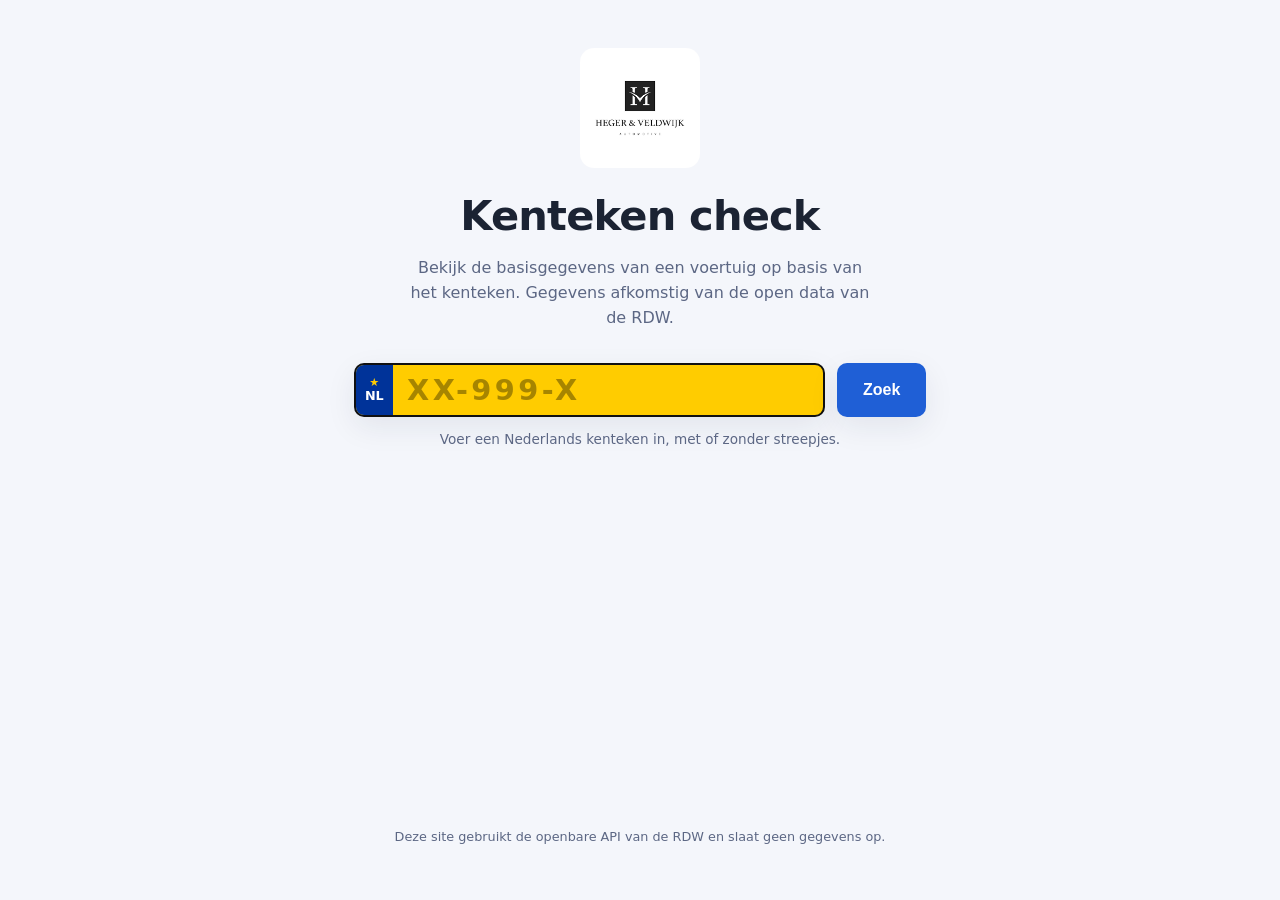
<file: index.html>
<!DOCTYPE html>
<html lang="nl">
<head>
  <meta charset="UTF-8" />
  <meta name="viewport" content="width=device-width, initial-scale=1.0" />
  <title>Kenteken check — RDW voertuiggegevens</title>
  <meta name="description" content="Zoek basisgegevens van een voertuig op kenteken via de open data van de RDW." />
  <link rel="stylesheet" href="styles.css" />
  <link rel="icon" href="data:image/svg+xml,<svg xmlns='http://www.w3.org/2000/svg' viewBox='0 0 100 100'><text y='.9em' font-size='90'>🚗</text></svg>" />
</head>
<body>
  <main class="page">
    <header class="hero">
      <img class="brand-logo" src="assets/logo.png" alt="Heger &amp; Veldwijk Automotive" width="120" height="120" />
      <h1>Kenteken check</h1>
      <p class="subtitle">Bekijk de basisgegevens van een voertuig op basis van het kenteken. Gegevens afkomstig van de open data van de RDW.</p>
    </header>

    <form id="lookup-form" class="lookup" autocomplete="off" novalidate>
      <label class="visually-hidden" for="plate">Kenteken</label>
      <div class="plate-field">
        <span class="plate-flag" aria-hidden="true">
          <span class="plate-flag__stars">★</span>
          <span class="plate-flag__country">NL</span>
        </span>
        <input
          id="plate"
          name="plate"
          type="text"
          inputmode="latin"
          maxlength="8"
          placeholder="XX-999-X"
          aria-describedby="plate-help"
          spellcheck="false"
        />
      </div>
      <button type="submit" id="submit-btn">Zoek</button>
    </form>
    <p id="plate-help" class="help">Voer een Nederlands kenteken in, met of zonder streepjes.</p>

    <section id="status" class="status" aria-live="polite"></section>

    <section id="result" class="result" hidden>
      <div class="result__head">
        <h2 id="result-title"></h2>
        <span id="result-plate" class="result__plate"></span>
      </div>
      <dl id="result-grid" class="grid"></dl>
      <p class="source">Bron: <a id="source-link" href="https://opendata.rdw.nl/" target="_blank" rel="noopener noreferrer">RDW open data</a>. Aan deze gegevens kunnen geen rechten worden ontleend.</p>
    </section>

    <section id="inspection" class="inspection" hidden>
      <h2>Keuring / inname</h2>
      <p class="inspection__intro">Vul de onderstaande punten in. Bij <strong>Download PDF</strong> maak je een rapport met de voertuiggegevens én de ingevulde controle.</p>

      <form id="inspection-form" novalidate>
        <div class="field field--readonly">
          <label for="insp-plate">Kenteken</label>
          <input id="insp-plate" name="plate" type="text" readonly />
        </div>

        <div class="field field--readonly">
          <label for="insp-apk">APK nodig? <span class="field__auto">(automatisch bepaald)</span></label>
          <input id="insp-apk" name="apk" type="text" readonly />
        </div>

        <fieldset class="field">
          <legend>Heeft de auto schade?</legend>
          <div class="radio-group" role="radiogroup">
            <label class="pill"><input type="radio" name="schade" value="Ja" /> Ja</label>
            <label class="pill"><input type="radio" name="schade" value="Nee" checked /> Nee</label>
          </div>
        </fieldset>
        <div class="field conditional" id="schade-detail" hidden>
          <label for="schade-omschrijving">Omschrijving schade</label>
          <textarea id="schade-omschrijving" name="schade_omschrijving" rows="3" placeholder="Beschrijf de schade…"></textarea>
          <label for="schade-fotos" style="margin-top:0.75rem;">Foto's van de schade</label>
          <input id="schade-fotos" name="schade_fotos" type="file" accept="image/*" multiple />
          <div id="schade-foto-preview" class="foto-preview" aria-live="polite"></div>
        </div>

        <fieldset class="field">
          <legend>Heeft de auto velgschade?</legend>
          <div class="radio-group" role="radiogroup">
            <label class="pill"><input type="radio" name="velgschade" value="Ja" /> Ja</label>
            <label class="pill"><input type="radio" name="velgschade" value="Nee" checked /> Nee</label>
          </div>
        </fieldset>
        <div class="field conditional" id="velgschade-detail" hidden>
          <label for="velgschade-omschrijving">Omschrijving velgschade</label>
          <textarea id="velgschade-omschrijving" name="velgschade_omschrijving" rows="3" placeholder="Beschrijf de velgschade…"></textarea>
          <label for="velg-fotos" style="margin-top:0.75rem;">Foto's van de velgschade</label>
          <input id="velg-fotos" name="velg_fotos" type="file" accept="image/*" multiple />
          <div id="velg-foto-preview" class="foto-preview" aria-live="polite"></div>
        </div>

        <fieldset class="field">
          <legend>Moet de auto onderhoud hebben?</legend>
          <div class="radio-group" role="radiogroup">
            <label class="pill"><input type="radio" name="onderhoud" value="Ja" /> Ja</label>
            <label class="pill"><input type="radio" name="onderhoud" value="Nee" checked /> Nee</label>
          </div>
        </fieldset>
        <div class="field conditional" id="onderhoud-detail" hidden>
          <label for="onderhoud-omschrijving">Welk onderhoud is nodig?</label>
          <textarea id="onderhoud-omschrijving" name="onderhoud_omschrijving" rows="3" placeholder="Beschrijf het benodigde onderhoud…"></textarea>
        </div>

        <div class="field field--inline">
          <div>
            <label for="laatste-onderhoud">Wanneer had de auto voor het laatst onderhoud?</label>
            <input id="laatste-onderhoud" name="laatste_onderhoud" type="date" />
          </div>
          <div>
            <label for="km-onderhoud">Kilometerstand bij laatste onderhoud</label>
            <input id="km-onderhoud" name="km_onderhoud" type="number" min="0" step="1000" inputmode="numeric" placeholder="bijv. 45.000" />
          </div>
        </div>

        <fieldset class="field">
          <legend>Zit de laadkabel in de auto?</legend>
          <div class="radio-group" role="radiogroup">
            <label class="pill"><input type="radio" name="laadkabel" value="Ja" /> Ja</label>
            <label class="pill"><input type="radio" name="laadkabel" value="Nee" /> Nee</label>
            <label class="pill"><input type="radio" name="laadkabel" value="N.v.t." checked /> N.v.t.</label>
          </div>
        </fieldset>

        <fieldset class="field">
          <legend>Zit de slotbout in de auto?</legend>
          <div class="radio-group" role="radiogroup">
            <label class="pill"><input type="radio" name="slotbout" value="Ja" /> Ja</label>
            <label class="pill"><input type="radio" name="slotbout" value="Nee" checked /> Nee</label>
          </div>
        </fieldset>

        <fieldset class="field">
          <legend>Werkt de airco?</legend>
          <div class="radio-group" role="radiogroup">
            <label class="pill"><input type="radio" name="airco" value="Ja" checked /> Ja</label>
            <label class="pill"><input type="radio" name="airco" value="Nee" /> Nee</label>
            <label class="pill"><input type="radio" name="airco" value="N.v.t." /> N.v.t.</label>
          </div>
        </fieldset>

        <div class="field field--inline">
          <div>
            <label for="profiel-voor">Profiel voorbanden (mm)</label>
            <input id="profiel-voor" name="profiel_voor" type="number" min="0" max="20" step="0.1" inputmode="decimal" placeholder="bijv. 6.5" />
          </div>
          <div>
            <label for="profiel-achter">Profiel achterbanden (mm)</label>
            <input id="profiel-achter" name="profiel_achter" type="number" min="0" max="20" step="0.1" inputmode="decimal" placeholder="bijv. 5.0" />
          </div>
        </div>

        <div class="field">
          <label for="fotos">Foto's toevoegen</label>
          <input id="fotos" name="fotos" type="file" accept="image/*" multiple />
          <p class="help help--left">Kies foto's uit je galerij of maak een foto. Ze worden aan het PDF-rapport toegevoegd en niet geüpload.</p>
          <div id="foto-preview" class="foto-preview" aria-live="polite"></div>
        </div>

        <div class="inspection__actions">
          <button type="submit" id="pdf-btn">Download PDF</button>
          <span id="pdf-status" class="pdf-status" aria-live="polite"></span>
        </div>
      </form>
    </section>
  </main>

  <footer class="footer">
    <p>Deze site gebruikt de openbare API van de RDW en slaat geen gegevens op.</p>
  </footer>

  <script src="vendor/jspdf.umd.min.js"></script>
  <script src="app.js"></script>
</body>
</html>
</file>
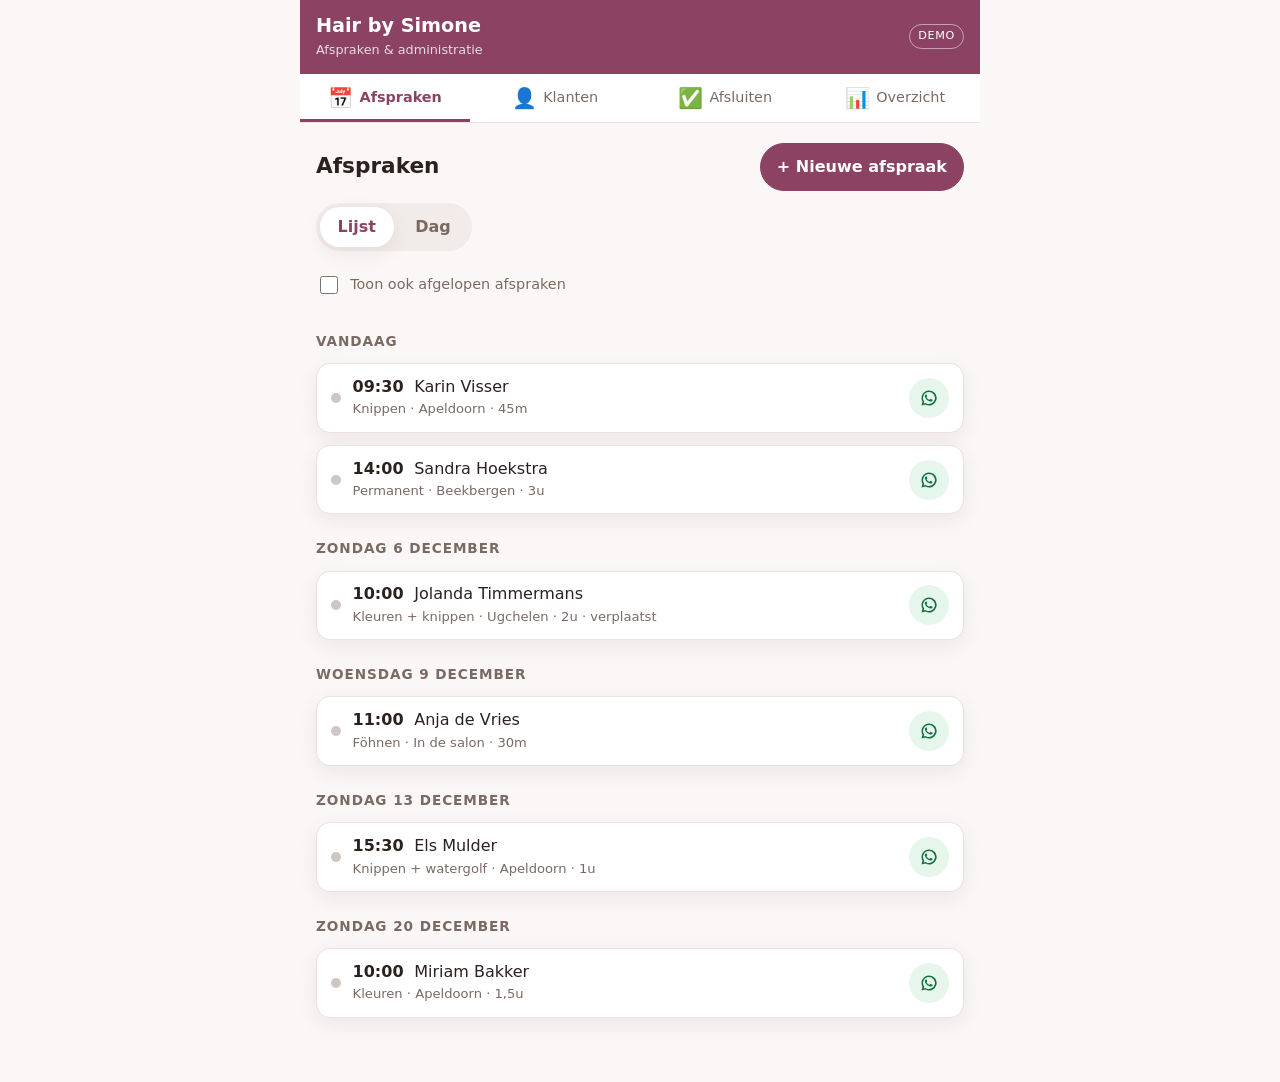
<file: kapsalon/index.html>
<!DOCTYPE html>
<html lang="nl">
<head>
  <meta charset="UTF-8" />
  <meta name="viewport" content="width=device-width, initial-scale=1.0, viewport-fit=cover" />
  <title>Hair by Simone — afspraken</title>
  <meta name="description" content="Afspraken, omzet, stortingen en kilometers voor kapsalon Hair by Simone." />
  <meta name="theme-color" content="#8c4363" />
  <link rel="stylesheet" href="styles.css" />
  <link rel="icon" href="data:image/svg+xml,<svg xmlns='http://www.w3.org/2000/svg' viewBox='0 0 100 100'><text y='.9em' font-size='90'>💇</text></svg>" />
</head>
<body>
  <div class="app">
    <header class="topbar">
      <div>
        <h1>Hair by Simone</h1>
        <p class="topbar__sub">Afspraken &amp; administratie</p>
      </div>
      <span class="topbar__demo" title="Alle gegevens staan alleen in dit browservenster en verdwijnen bij vernieuwen.">Demo</span>
    </header>

    <main id="view" class="view" tabindex="-1"></main>

    <nav class="tabbar" aria-label="Hoofdnavigatie">
      <button type="button" class="tab" data-tab="afspraken">
        <span class="tab__icon" aria-hidden="true">📅</span><span>Afspraken</span>
      </button>
      <button type="button" class="tab" data-tab="klanten">
        <span class="tab__icon" aria-hidden="true">👤</span><span>Klanten</span>
      </button>

      <button type="button" class="tab" data-tab="afsluiting">
        <span class="tab__icon" aria-hidden="true">✅</span><span>Afsluiten</span>
      </button>
      <button type="button" class="tab" data-tab="overzicht">
        <span class="tab__icon" aria-hidden="true">📊</span><span>Overzicht</span>
      </button>
    </nav>
  </div>

  <p id="melding" class="melding" role="status" aria-live="polite" hidden></p>

  <!-- Dialoog: nieuwe klant / klant bewerken -->
  <dialog id="dlg-klant" class="dlg">
    <form id="form-klant" class="dlg__form" novalidate>
      <h2 id="dlg-klant-titel">Nieuwe klant</h2>

      <div class="veld">
        <label for="klant-naam">Naam</label>
        <input id="klant-naam" name="naam" type="text" autocomplete="name" required />
      </div>
      <div class="veld">
        <label for="klant-telefoon">Telefoonnummer</label>
        <input id="klant-telefoon" name="telefoon" type="tel" inputmode="tel" autocomplete="tel" placeholder="06 12 34 56 78" required />
      </div>
      <div class="veld">
        <label for="klant-plaats">Plaats</label>
        <input id="klant-plaats" name="plaats" type="text" placeholder="Apeldoorn" />
      </div>
      <div class="veld">
        <label for="klant-afstand">Afstand retour (km)</label>
        <input id="klant-afstand" name="afstandKm" type="number" inputmode="decimal" min="0" step="0.1" placeholder="12" />
      </div>
      <div class="veld">
        <label for="klant-notitie">Notitie</label>
        <textarea id="klant-notitie" name="notitie" rows="2"></textarea>
      </div>

      <p class="dlg__fout" data-fout hidden></p>
      <div class="dlg__acties">
        <button type="button" class="knop knop--stil" data-sluiten>Annuleren</button>
        <button type="submit" class="knop">Opslaan</button>
      </div>
    </form>
  </dialog>

  <!-- Dialoog: nieuwe afspraak / afspraak bewerken -->
  <dialog id="dlg-afspraak" class="dlg">
    <form id="form-afspraak" class="dlg__form" novalidate>
      <h2 id="dlg-afspraak-titel">Nieuwe afspraak</h2>

      <div class="veld">
        <label for="afspraak-klant">Klant</label>
        <div class="veld__rij">
          <select id="afspraak-klant" name="klantId" required></select>
          <button type="button" class="knop knop--stil knop--klein" id="afspraak-nieuwe-klant">+ Nieuw</button>
        </div>
      </div>
      <div class="veld">
        <label for="afspraak-duur">Duur</label>
        <select id="afspraak-duur" name="duurMin">
          <option value="30">30 minuten</option>
          <option value="45">45 minuten</option>
          <option value="60" selected>1 uur</option>
          <option value="90">1,5 uur</option>
          <option value="120">2 uur</option>
          <option value="180">3 uur</option>
        </select>
      </div>
      <div class="veld">
        <span class="veld__kop">Wanneer?</span>
        <div id="afspraak-tijdkiezer"></div>
      </div>

      <div class="veld">
        <label for="afspraak-behandeling">Behandeling</label>
        <input id="afspraak-behandeling" name="behandeling" type="text" list="behandelingen" placeholder="Knippen + föhnen" />
        <datalist id="behandelingen">
          <option value="Knippen"></option>
          <option value="Knippen + föhnen"></option>
          <option value="Kleuren"></option>
          <option value="Kleuren + knippen"></option>
          <option value="Highlights"></option>
          <option value="Permanent"></option>
          <option value="Watergolf"></option>
          <option value="Föhnen"></option>
        </datalist>
      </div>
      <div class="veld">
        <label for="afspraak-locatie">Locatie</label>
        <div class="veld__rij">
          <input id="afspraak-locatie" name="locatie" type="text" placeholder="Plaats" />
          <button type="button" class="knop knop--stil knop--klein" id="afspraak-salon">Salon</button>
        </div>
      </div>

      <p class="dlg__fout" data-fout hidden></p>
      <div class="dlg__acties">
        <button type="button" class="knop knop--stil" data-sluiten>Annuleren</button>
        <button type="submit" class="knop">Opslaan</button>
      </div>
    </form>
  </dialog>

  <!-- Dialoog: afspraak verplaatsen -->
  <dialog id="dlg-verplaats" class="dlg">
    <form id="form-verplaats" class="dlg__form" novalidate>
      <h2>Afspraak verplaatsen</h2>
      <p class="dlg__context" id="verplaats-context"></p>

      <div id="verplaats-tijdkiezer"></div>
      <p class="waarschuwing waarschuwing--klein" id="verplaats-gevolgen" hidden></p>

      <p class="dlg__fout" data-fout hidden></p>
      <div class="dlg__acties">
        <button type="button" class="knop knop--stil" data-sluiten>Annuleren</button>
        <button type="submit" class="knop">Verplaatsen</button>
      </div>
    </form>
  </dialog>

  <!-- Dialoog: kostenpost toevoegen -->
  <dialog id="dlg-kosten" class="dlg">
    <form id="form-kosten" class="dlg__form" novalidate>
      <h2>Kosten toevoegen</h2>

      <div class="veld veld--duo">
        <div>
          <label for="kosten-bedrag">Bedrag</label>
          <div class="veld__valuta">
            <span aria-hidden="true">€</span>
            <input id="kosten-bedrag" name="bedrag" type="text" inputmode="decimal" placeholder="89,95" required />
          </div>
        </div>
        <div>
          <label for="kosten-datum">Datum</label>
          <input id="kosten-datum" name="datum" type="date" required />
        </div>
      </div>

      <div class="veld">
        <label for="kosten-omschrijving">Waarvoor</label>
        <input id="kosten-omschrijving" name="omschrijving" type="text" list="kostensoorten" required />
        <datalist id="kostensoorten">
          <option value="Haarproducten"></option>
          <option value="Kleurmiddelen"></option>
          <option value="Benzine"></option>
          <option value="Parkeren"></option>
          <option value="Gereedschap"></option>
          <option value="Telefoonabonnement"></option>
          <option value="Verzekering"></option>
        </datalist>
      </div>

      <div class="veld">
        <label for="kosten-bon">Bon</label>
        <input id="kosten-bon" name="bon" type="file" accept="image/*,application/pdf" capture="environment" />
        <p class="hint">Blijft in dit venster staan.</p>
        <div id="kosten-bon-preview" class="bon" hidden></div>
      </div>

      <p class="dlg__fout" data-fout hidden></p>
      <div class="dlg__acties">
        <button type="button" class="knop knop--stil" data-sluiten>Annuleren</button>
        <button type="submit" class="knop">Opslaan</button>
      </div>
    </form>
  </dialog>

  <!-- Dialoog: omzetstorting -->
  <dialog id="dlg-storting" class="dlg">
    <form id="form-storting" class="dlg__form" novalidate>
      <h2>Omzetstorting</h2>
      <div class="veld veld--duo">
        <div>
          <label for="storting-bedrag">Bedrag</label>
          <div class="veld__valuta">
            <span aria-hidden="true">€</span>
            <input id="storting-bedrag" name="bedrag" type="text" inputmode="decimal" placeholder="120,00" required />
          </div>
        </div>
        <div>
          <label for="storting-datum">Datum</label>
          <input id="storting-datum" name="datum" type="date" required />
        </div>
      </div>
      <p class="dlg__fout" data-fout hidden></p>
      <div class="dlg__acties">
        <button type="button" class="knop knop--stil" data-sluiten>Annuleren</button>
        <button type="submit" class="knop">Opslaan</button>
      </div>
    </form>
  </dialog>

  <!-- Dialoog: de afspraak zelf — omzet, betaling en vervolgafspraak -->
  <dialog id="dlg-detail" class="dlg">
    <form id="form-detail" class="dlg__form" novalidate>
      <h2 id="detail-titel">Afspraak</h2>
      <p class="dlg__context" id="detail-context"></p>
      <p id="detail-contact" class="detail__contact"></p>

      <div class="veld">
        <label for="detail-bedrag">Bedrag</label>
        <div class="veld__valuta">
          <span aria-hidden="true">€</span>
          <input id="detail-bedrag" name="bedrag" type="text" inputmode="decimal" placeholder="45,00" />
        </div>
      </div>

      <div class="veld">
        <span class="veld__kop" id="detail-betaling-kop">Betaling</span>
        <div class="keuzerij" id="detail-betaling" role="radiogroup" aria-labelledby="detail-betaling-kop">
          <button type="button" class="keuzeknop" data-betaling="open" role="radio" aria-checked="true">Nog niet</button>
          <button type="button" class="keuzeknop" data-betaling="cash" role="radio" aria-checked="false">Cash</button>
          <button type="button" class="keuzeknop" data-betaling="bank" role="radio" aria-checked="false">Bank</button>
        </div>
      </div>

      <details class="sectie" id="detail-sectie-producten">
        <summary>Producten <span class="sectie__tel" id="detail-producten-tel"></span></summary>
        <ul class="producten" id="detail-producten"></ul>
        <div class="veld__rij">
          <input id="detail-product-naam" type="text" placeholder="Shampoo" aria-label="Product" />
          <div class="veld__valuta veld__valuta--smal">
            <span aria-hidden="true">€</span>
            <input id="detail-product-bedrag" type="text" inputmode="decimal" placeholder="14,95" aria-label="Bedrag product" />
          </div>
          <button type="button" class="knop knop--stil knop--klein" id="detail-product-toevoegen">+</button>
        </div>
      </details>

      <details class="sectie" id="detail-sectie-notities">
        <summary>Notities <span class="sectie__tel" id="detail-notities-tel"></span></summary>
        <div class="veld">
          <label for="detail-notitie">Deze afspraak</label>
          <textarea id="detail-notitie" name="notitie" rows="2"></textarea>
        </div>
        <div class="veld">
          <label for="detail-klantnotitie">Over de klant</label>
          <textarea id="detail-klantnotitie" name="klantnotitie" rows="2"></textarea>
        </div>
        <div class="veld" id="detail-vorige-veld" hidden>
          <span class="veld__kop">Vorige keren</span>
          <div id="detail-vorige"></div>
        </div>
      </details>

      <details class="sectie" id="detail-sectie-vervolg">
        <summary>Vervolgafspraak <span class="sectie__tel" id="detail-vervolg-tel"></span></summary>
        <div class="slots__rij" id="detail-weken"></div>
        <div class="veld">
          <label for="detail-duur">Duur</label>
          <select id="detail-duur" name="duurMin">
            <option value="30">30 minuten</option>
            <option value="45">45 minuten</option>
            <option value="60">1 uur</option>
            <option value="90">1,5 uur</option>
            <option value="120">2 uur</option>
            <option value="180">3 uur</option>
          </select>
        </div>
        <div id="detail-tijdkiezer"></div>
      </details>

      <p class="dlg__fout" data-fout hidden></p>

      <div class="dlg__acties">
        <button type="button" class="knop knop--stil" data-sluiten>Sluiten</button>
        <button type="submit" class="knop">Opslaan</button>
      </div>

      <div class="detail__extra">
        <button type="button" class="knop knop--kaal knop--klein" data-detail-verplaats>Verplaatsen</button>
        <button type="button" class="knop knop--kaal knop--klein" data-detail-verwijder>Verwijderen</button>
      </div>
    </form>
  </dialog>

  <!-- Dialoog: één dag afsluiten -->
  <dialog id="dlg-dag" class="dlg">
    <form id="form-dag" class="dlg__form" novalidate>
      <h2 id="dag-titel">Dag afsluiten</h2>
      <p class="dlg__context" id="dag-context"></p>
      <div id="dag-inhoud"></div>

      <div class="veld veld--duo">
        <div>
          <label for="dag-km">Kilometers</label>
          <input id="dag-km" name="km" type="number" inputmode="decimal" min="0" step="0.1" />
        </div>
        <div>
          <label for="dag-uren">Uren</label>
          <input id="dag-uren" name="uren" type="number" inputmode="decimal" min="0" step="0.25" />
        </div>
      </div>

      <p class="dlg__fout" data-fout hidden></p>
      <div class="dlg__acties">
        <button type="button" class="knop knop--stil" data-sluiten>Sluiten</button>
        <button type="submit" class="knop" id="dag-opslaan">Dag afsluiten</button>
      </div>
      <div class="detail__extra">
        <button type="button" class="knop knop--kaal knop--klein" id="dag-heropen" hidden>Heropenen</button>
      </div>
    </form>
  </dialog>

  <script type="module" src="js/app.js"></script>
</body>
</html>
</file>
<file: styles.css>
:root {
  --bg: #f4f6fb;
  --surface: #ffffff;
  --border: #d9dee8;
  --text: #1b2333;
  --muted: #5c6784;
  --accent: #1f5fd6;
  --accent-dark: #17489f;
  --plate-yellow: #ffcc00;
  --plate-blue: #003399;
  --danger: #c0332f;
  --radius: 12px;
  --shadow: 0 10px 30px rgba(20, 33, 61, 0.08);
}

* { box-sizing: border-box; }

html, body {
  margin: 0;
  padding: 0;
}

body {
  font-family: system-ui, -apple-system, "Segoe UI", Roboto, Helvetica, Arial, sans-serif;
  background: var(--bg);
  color: var(--text);
  line-height: 1.55;
  min-height: 100vh;
  display: flex;
  flex-direction: column;
}

.page {
  width: 100%;
  max-width: 720px;
  margin: 0 auto;
  padding: 3rem 1.25rem 2rem;
  flex: 1;
}

.hero { text-align: center; margin-bottom: 2rem; }

.brand-logo {
  display: block;
  width: 120px;
  height: auto;
  margin: 0 auto 1rem;
  border-radius: 14px;
  background: #fff;
}

.hero h1 {
  font-size: clamp(1.9rem, 5vw, 2.6rem);
  margin: 0 0 0.5rem;
  letter-spacing: -0.02em;
}

.subtitle {
  color: var(--muted);
  margin: 0 auto;
  max-width: 46ch;
}

/* ---- Lookup form ---- */
.lookup {
  display: flex;
  gap: 0.75rem;
  align-items: stretch;
  justify-content: center;
  flex-wrap: wrap;
}

.plate-field {
  display: flex;
  align-items: stretch;
  background: var(--plate-yellow);
  border: 2px solid #111;
  border-radius: 10px;
  overflow: hidden;
  box-shadow: var(--shadow);
  min-width: 260px;
}

.plate-flag {
  background: var(--plate-blue);
  color: #fff;
  display: flex;
  flex-direction: column;
  align-items: center;
  justify-content: center;
  padding: 0 0.55rem;
  font-size: 0.8rem;
  font-weight: 700;
}

.plate-flag__stars { color: var(--plate-yellow); font-size: 0.7rem; line-height: 1; }
.plate-flag__country { line-height: 1; margin-top: 2px; }

#plate {
  border: 0;
  background: transparent;
  font-size: 1.8rem;
  font-weight: 800;
  letter-spacing: 0.12em;
  text-transform: uppercase;
  padding: 0.5rem 0.9rem;
  width: 100%;
  color: #111;
  font-family: "Segoe UI", system-ui, sans-serif;
}

#plate:focus { outline: none; }
#plate::placeholder { color: rgba(0, 0, 0, 0.35); font-weight: 700; }

#submit-btn {
  border: 0;
  background: var(--accent);
  color: #fff;
  font-size: 1rem;
  font-weight: 600;
  padding: 0 1.6rem;
  border-radius: 10px;
  cursor: pointer;
  box-shadow: var(--shadow);
  transition: background 0.15s ease;
}

#submit-btn:hover { background: var(--accent-dark); }
#submit-btn:disabled { opacity: 0.6; cursor: progress; }

.help {
  text-align: center;
  color: var(--muted);
  font-size: 0.85rem;
  margin: 0.75rem 0 0;
}

/* ---- Status ---- */
.status { text-align: center; margin: 1.5rem 0 0; min-height: 1.5rem; }
.status .spinner {
  display: inline-block;
  width: 1.1rem; height: 1.1rem;
  border: 2px solid var(--border);
  border-top-color: var(--accent);
  border-radius: 50%;
  animation: spin 0.7s linear infinite;
  vertical-align: -2px;
  margin-right: 0.5rem;
}
.status .error { color: var(--danger); font-weight: 500; }

@keyframes spin { to { transform: rotate(360deg); } }

/* ---- Result ---- */
.result {
  margin-top: 1.75rem;
  background: var(--surface);
  border: 1px solid var(--border);
  border-radius: var(--radius);
  box-shadow: var(--shadow);
  padding: 1.5rem;
  animation: fade 0.25s ease;
}

@keyframes fade { from { opacity: 0; transform: translateY(6px); } to { opacity: 1; transform: none; } }

.result__head {
  display: flex;
  justify-content: space-between;
  align-items: center;
  gap: 1rem;
  flex-wrap: wrap;
  border-bottom: 1px solid var(--border);
  padding-bottom: 1rem;
  margin-bottom: 1rem;
}

.result__head h2 { margin: 0; font-size: 1.35rem; }

.result__plate {
  background: var(--plate-yellow);
  border: 2px solid #111;
  border-radius: 6px;
  padding: 0.2rem 0.7rem;
  font-weight: 800;
  letter-spacing: 0.08em;
  color: #111;
}

.grid {
  display: grid;
  grid-template-columns: repeat(auto-fill, minmax(220px, 1fr));
  gap: 0.85rem 1.5rem;
  margin: 0;
}

.grid .item { display: flex; flex-direction: column; }
.grid dt { color: var(--muted); font-size: 0.8rem; text-transform: uppercase; letter-spacing: 0.03em; }
.grid dd { margin: 0.1rem 0 0; font-weight: 600; font-size: 1.05rem; }

.source { color: var(--muted); font-size: 0.8rem; margin: 1.25rem 0 0; }
.source a { color: var(--accent); }

/* ---- Footer ---- */
.footer {
  text-align: center;
  color: var(--muted);
  font-size: 0.8rem;
  padding: 1.5rem 1rem 2.5rem;
}

.visually-hidden {
  position: absolute;
  width: 1px; height: 1px;
  padding: 0; margin: -1px;
  overflow: hidden; clip: rect(0 0 0 0);
  white-space: nowrap; border: 0;
}

/* ---- Inspection form ---- */
.inspection {
  margin-top: 1.75rem;
  background: var(--surface);
  border: 1px solid var(--border);
  border-radius: var(--radius);
  box-shadow: var(--shadow);
  padding: 1.5rem;
  animation: fade 0.25s ease;
}

.inspection h2 { margin: 0 0 0.35rem; font-size: 1.35rem; }
.inspection__intro { color: var(--muted); margin: 0 0 1.5rem; font-size: 0.92rem; }

.field { margin: 0 0 1.25rem; border: 0; padding: 0; min-width: 0; }
.field > label,
.field > legend {
  display: block;
  font-weight: 600;
  margin-bottom: 0.4rem;
  padding: 0;
}

.field__auto { color: var(--muted); font-weight: 400; font-size: 0.8rem; }

.field input[type="text"],
.field input[type="date"],
.field input[type="number"],
.field input[type="file"],
.field textarea {
  width: 100%;
  font: inherit;
  color: var(--text);
  background: var(--bg);
  border: 1px solid var(--border);
  border-radius: 8px;
  padding: 0.6rem 0.75rem;
}

.field textarea { resize: vertical; }

.field input:focus,
.field textarea:focus {
  outline: none;
  border-color: var(--accent);
  box-shadow: 0 0 0 3px rgba(31, 95, 214, 0.18);
}

.field--readonly input {
  background: transparent;
  border-style: dashed;
  font-weight: 600;
}

.field--inline { display: grid; grid-template-columns: 1fr 1fr; gap: 1rem; align-items: end; }
.field--inline > div { display: flex; flex-direction: column; }
.field--inline label { font-weight: 600; margin-bottom: 0.4rem; }
.field--inline input { margin-top: auto; }

@media (max-width: 480px) {
  .field--inline { grid-template-columns: 1fr; }
}

/* Radio pills */
.radio-group { display: flex; gap: 0.5rem; flex-wrap: wrap; }
.pill {
  display: inline-flex;
  align-items: center;
  gap: 0.4rem;
  padding: 0.45rem 0.9rem;
  border: 1px solid var(--border);
  border-radius: 999px;
  cursor: pointer;
  font-weight: 500;
  background: var(--bg);
  transition: border-color 0.15s ease, background 0.15s ease;
}
.pill input { accent-color: var(--accent); margin: 0; }
.pill:has(input:checked) {
  border-color: var(--accent);
  background: rgba(31, 95, 214, 0.1);
}
.pill:has(input:focus-visible) { box-shadow: 0 0 0 3px rgba(31, 95, 214, 0.18); }

.conditional { animation: fade 0.2s ease; }

.help--left { text-align: left; margin: 0.4rem 0 0; }

/* Photo preview */
.foto-preview {
  display: grid;
  grid-template-columns: repeat(auto-fill, minmax(96px, 1fr));
  gap: 0.6rem;
  margin-top: 0.75rem;
}
.foto-preview:empty { margin-top: 0; }
.foto-thumb {
  position: relative;
  aspect-ratio: 1 / 1;
  border-radius: 8px;
  overflow: hidden;
  border: 1px solid var(--border);
}
.foto-thumb img { width: 100%; height: 100%; object-fit: cover; display: block; }
.foto-thumb button {
  position: absolute;
  top: 4px; right: 4px;
  width: 24px; height: 24px;
  border: 0;
  border-radius: 50%;
  background: rgba(0, 0, 0, 0.6);
  color: #fff;
  font-size: 1rem;
  line-height: 1;
  cursor: pointer;
  display: flex;
  align-items: center;
  justify-content: center;
}
.foto-thumb button:hover { background: var(--danger); }

.inspection__actions {
  display: flex;
  align-items: center;
  gap: 1rem;
  flex-wrap: wrap;
  margin-top: 0.5rem;
}

#pdf-btn {
  border: 0;
  background: var(--accent);
  color: #fff;
  font-size: 1rem;
  font-weight: 600;
  padding: 0.7rem 1.6rem;
  border-radius: 10px;
  cursor: pointer;
  box-shadow: var(--shadow);
  transition: background 0.15s ease;
}
#pdf-btn:hover { background: var(--accent-dark); }
#pdf-btn:disabled { opacity: 0.6; cursor: progress; }

.pdf-status { color: var(--muted); font-size: 0.88rem; }
.pdf-status .error { color: var(--danger); }

@media (prefers-color-scheme: dark) {
  :root {
    --bg: #0f1420;
    --surface: #171d2b;
    --border: #29324a;
    --text: #e8ecf5;
    --muted: #97a2bd;
    --shadow: 0 10px 30px rgba(0, 0, 0, 0.4);
  }
}
</file>
<file: kapsalon/styles.css>
/*
 * Mobiel-eerst opmaak. Alle kleuren staan als variabele bovenaan, zodat de
 * huisstijl in één plek aan te passen is.
 */

:root {
  --bg: #faf7f6;
  --surface: #ffffff;
  --border: #ece1dd;
  --text: #2b211f;
  --muted: #7a6a64;
  --accent: #a8577a;
  --accent-dark: #8c4363;
  --accent-zacht: #f7eaf0;

  --ok: #2f6f52;
  --ok-bg: #e6f2eb;
  --open: #9a5518;
  --open-bg: #fbeedf;
  --neutraal: #6a5f5b;
  --neutraal-bg: #f1ebe9;
  --info: #3c5b8a;
  --info-bg: #e8eef8;
  --gevaar: #b03030;

  --radius: 14px;
  --schaduw: 0 6px 20px rgba(58, 32, 44, 0.07);
  --tabbalk-hoogte: 4.25rem;
}

* { box-sizing: border-box; }

html, body { margin: 0; padding: 0; }

body {
  font-family: system-ui, -apple-system, "Segoe UI", Roboto, Helvetica, Arial, sans-serif;
  background: var(--bg);
  color: var(--text);
  line-height: 1.5;
  -webkit-text-size-adjust: 100%;
}

h1, h2, h3 { margin: 0; line-height: 1.25; }
h1 { font-size: 1.2rem; }
h2 { font-size: 1.35rem; }
h3 { font-size: 1.05rem; }

a { color: var(--accent-dark); }

.app {
  max-width: 560px;
  margin: 0 auto;
  min-height: 100vh;
}

/* ------------------------------------------------------------- kopbalk */

.topbar {
  position: sticky;
  top: 0;
  z-index: 5;
  display: flex;
  align-items: center;
  justify-content: space-between;
  gap: 0.75rem;
  padding: 0.9rem 1rem;
  background: var(--accent-dark);
  color: #fff;
}

.topbar__sub {
  margin: 0.1rem 0 0;
  font-size: 0.8rem;
  opacity: 0.8;
}

.topbar__demo {
  font-size: 0.7rem;
  letter-spacing: 0.06em;
  text-transform: uppercase;
  padding: 0.2rem 0.5rem;
  border: 1px solid rgba(255, 255, 255, 0.5);
  border-radius: 999px;
  white-space: nowrap;
}

/* ------------------------------------------------------------- inhoud */

.view {
  padding: 1rem 1rem calc(var(--tabbalk-hoogte) + 1.5rem);
  outline: none;
}

.kop {
  display: flex;
  align-items: center;
  justify-content: space-between;
  gap: 0.75rem;
  flex-wrap: wrap;
  margin-bottom: 0.75rem;
}

.leeg {
  margin: 1.5rem 0;
  padding: 1.25rem;
  background: var(--surface);
  border: 1px dashed var(--border);
  border-radius: var(--radius);
  color: var(--muted);
  text-align: center;
}

.groep { margin-top: 1.25rem; }

.groep__kop {
  position: sticky;
  top: 3.4rem;
  z-index: 2;
  margin: 0 -1rem 0.5rem;
  padding: 0.35rem 1rem;
  font-size: 0.85rem;
  text-transform: uppercase;
  letter-spacing: 0.07em;
  color: var(--muted);
  background: var(--bg);
}

.groep__kop--terug { color: var(--accent-dark); }

.lijst {
  list-style: none;
  margin: 0;
  padding: 0;
  display: grid;
  gap: 0.75rem;
}

/* ------------------------------------------------------------- kaarten */

.kaart {
  background: var(--surface);
  border: 1px solid var(--border);
  border-radius: var(--radius);
  box-shadow: var(--schaduw);
  padding: 0.9rem 1rem;
}

.kaart--verleden { opacity: 0.82; }

.kaart__kop {
  display: flex;
  align-items: flex-start;
  justify-content: space-between;
  gap: 0.75rem;
}

.kaart__behandeling {
  margin: 0.15rem 0 0;
  color: var(--muted);
  font-size: 0.9rem;
}

.tijd {
  display: flex;
  flex-direction: column;
  align-items: flex-end;
  line-height: 1.2;
  white-space: nowrap;
}

.tijd strong { font-size: 1.1rem; }
.tijd small { color: var(--muted); font-size: 0.78rem; }

.kaart__regel {
  display: flex;
  align-items: baseline;
  gap: 0.4rem;
  margin: 0.4rem 0 0;
  font-size: 0.92rem;
}

.kaart__regel--stil { color: var(--muted); }

.kaart__notitie {
  margin: 0.5rem 0 0;
  padding-top: 0.5rem;
  border-top: 1px solid var(--border);
  color: var(--muted);
  font-size: 0.88rem;
}

.kaart--regel {
  display: flex;
  align-items: center;
  justify-content: space-between;
  gap: 0.75rem;
}

.kaart--regel .kaart__regel { margin: 0.1rem 0 0; }

.kaart__acties {
  display: flex;
  flex-wrap: wrap;
  align-items: center;
  gap: 0.5rem;
  margin-top: 0.85rem;
  padding-top: 0.75rem;
  border-top: 1px solid var(--border);
}

/* Verwijderen hoort rechts, ook als het naar een eigen regel zakt. */
.kaart__acties .knop--kaal { margin-left: auto; }

/* ------------------------------------------------------------- badges */

.badges {
  display: flex;
  flex-wrap: wrap;
  gap: 0.4rem;
  margin: 0.7rem 0 0;
}

.badge {
  display: inline-block;
  padding: 0.28rem 0.6rem;
  border-radius: 999px;
  font-size: 0.82rem;
  font-weight: 600;
}

.badge--ok { background: var(--ok-bg); color: var(--ok); }
.badge--open { background: var(--open-bg); color: var(--open); }
.badge--neutraal { background: var(--neutraal-bg); color: var(--neutraal); font-weight: 500; }
.badge--info { background: var(--info-bg); color: var(--info); }

/* ------------------------------------------------------------- knoppen */

.knop {
  appearance: none;
  border: 1px solid var(--accent-dark);
  background: var(--accent-dark);
  color: #fff;
  font: inherit;
  font-weight: 600;
  padding: 0.7rem 1rem;
  min-height: 44px;
  border-radius: 999px;
  cursor: pointer;
}

.knop:hover { background: var(--accent); border-color: var(--accent); }
.knop:focus-visible { outline: 3px solid var(--accent); outline-offset: 2px; }

.knop--stil {
  background: var(--accent-zacht);
  color: var(--accent-dark);
  border-color: var(--accent-zacht);
}
.knop--stil:hover { background: #f0dbe4; border-color: #f0dbe4; color: var(--accent-dark); }

.knop--kaal {
  background: none;
  border-color: transparent;
  color: var(--muted);
  font-weight: 500;
}
.knop--kaal:hover { background: none; border-color: transparent; color: var(--gevaar); }

.knop--klein {
  padding: 0.45rem 0.8rem;
  min-height: 40px;
  font-size: 0.88rem;
}

.knop--breed { width: 100%; }

/* ------------------------------------------------------------ formulieren */

.paneel {
  background: var(--surface);
  border: 1px solid var(--border);
  border-radius: var(--radius);
  box-shadow: var(--schaduw);
  padding: 1rem;
  display: grid;
  grid-template-columns: minmax(0, 1fr);
  gap: 0.85rem;
  margin-bottom: 1rem;
}

.veld {
  display: grid;
  grid-template-columns: minmax(0, 1fr);
  gap: 0.3rem;
  margin: 0;
  padding: 0;
  border: 0;
}

.veld--duo {
  display: grid;
  grid-template-columns: 1fr 1fr;
  gap: 0.75rem;
}

.veld--duo > div { display: grid; gap: 0.3rem; }

.veld__rij { display: flex; gap: 0.5rem; align-items: stretch; flex-wrap: wrap; }
.veld__rij > :first-child { flex: 1; }
/* Zonder min-width duwen invoervelden hun eigen minimumbreedte door en loopt
   een dialoog buiten het scherm. */
.veld__rij > * { min-width: 0; }

label, legend {
  font-size: 0.85rem;
  font-weight: 600;
  color: var(--muted);
}

input[type="text"],
input[type="tel"],
input[type="date"],
input[type="month"],
input[type="time"],
input[type="number"],
select,
textarea {
  font: inherit;
  width: 100%;
  min-width: 0;
  padding: 0.65rem 0.7rem;
  min-height: 44px;
  border: 1px solid var(--border);
  border-radius: 10px;
  background: #fff;
  color: var(--text);
}

input:focus-visible, select:focus-visible, textarea:focus-visible {
  outline: 2px solid var(--accent);
  outline-offset: 1px;
}

textarea { min-height: 66px; resize: vertical; }

.veld__valuta { position: relative; }
.veld__valuta > span {
  position: absolute;
  left: 0.7rem;
  top: 50%;
  transform: translateY(-50%);
  color: var(--muted);
}
.veld__valuta input { padding-left: 1.8rem; }

.hint {
  margin: 0;
  font-size: 0.8rem;
  color: var(--muted);
}

.schakel {
  display: flex;
  align-items: center;
  gap: 0.55rem;
  font-weight: 500;
  color: var(--text);
  min-height: 44px;
  cursor: pointer;
}

.schakel input { width: 1.15rem; height: 1.15rem; accent-color: var(--accent-dark); }

.schakel--filter {
  margin-bottom: 0.5rem;
  font-size: 0.9rem;
  color: var(--muted);
}

.veld--keuze { display: flex; gap: 1rem; align-items: center; flex-wrap: wrap; }
.veld--keuze[disabled] { opacity: 0.45; }
.veld--keuze legend { padding: 0; }

.keuze {
  display: flex;
  align-items: center;
  gap: 0.4rem;
  font-weight: 500;
  color: var(--text);
  min-height: 44px;
  cursor: pointer;
}

.keuze input { width: 1.15rem; height: 1.15rem; accent-color: var(--accent-dark); }

.totaal {
  display: flex;
  align-items: center;
  justify-content: space-between;
  gap: 0.75rem;
  padding: 0.8rem 1rem;
  margin-bottom: 1rem;
  background: var(--accent-zacht);
  border-radius: var(--radius);
  color: var(--accent-dark);
}

.totaal strong { font-size: 1.05rem; white-space: nowrap; }

/* ------------------------------------------------------------- dialogen */

.dlg {
  border: 0;
  border-radius: var(--radius);
  padding: 0;
  width: min(100% - 1.5rem, 460px);
  background: var(--surface);
  color: var(--text);
  box-shadow: 0 20px 50px rgba(40, 20, 30, 0.25);
}

.dlg::backdrop { background: rgba(43, 33, 31, 0.45); }

.dlg__form {
  display: grid;
  grid-template-columns: minmax(0, 1fr);
  gap: 0.85rem;
  padding: 1.15rem;
}

.dlg__context {
  margin: -0.35rem 0 0;
  color: var(--muted);
  font-size: 0.9rem;
}

.dlg__fout {
  margin: 0;
  padding: 0.55rem 0.7rem;
  border-radius: 10px;
  background: #fbe9e9;
  color: var(--gevaar);
  font-size: 0.9rem;
}

.dlg__acties {
  display: flex;
  gap: 0.6rem;
  justify-content: flex-end;
  margin-top: 0.25rem;
}

.dlg__acties .knop { flex: 1; }

/* ------------------------------------------------- weergave-schakelaar */

.wissel {
  display: inline-flex;
  gap: 0.25rem;
  padding: 0.25rem;
  margin-bottom: 0.75rem;
  background: var(--neutraal-bg);
  border-radius: 999px;
}

.wissel__knop {
  appearance: none;
  border: 0;
  background: none;
  font: inherit;
  font-weight: 600;
  color: var(--muted);
  padding: 0.45rem 1.1rem;
  min-height: 40px;
  border-radius: 999px;
  cursor: pointer;
}

.wissel__knop--actief { background: var(--surface); color: var(--accent-dark); box-shadow: var(--schaduw); }

/* ------------------------------------------------------------ dagkiezer */

.dagkiezer {
  display: flex;
  align-items: center;
  gap: 0.5rem;
  margin-bottom: 0.75rem;
}

.dagkiezer__midden {
  flex: 1;
  min-width: 0;
  display: grid;
  gap: 0.2rem;
  justify-items: center;
  text-align: center;
}

.dagkiezer__midden strong { font-size: 1.05rem; }

.dagkiezer__midden input[type="date"],
.dagkiezer__midden input[type="month"] {
  width: auto;
  min-height: 36px;
  padding: 0.2rem 0.4rem;
  font-size: 0.85rem;
  color: var(--muted);
  border-color: transparent;
  background: none;
  text-align: center;
}

.knop--rond {
  min-width: 44px;
  padding: 0.45rem 0.8rem;
  font-size: 1.25rem;
  line-height: 1;
}

/* ------------------------------------------------------------- dagagenda */

.agenda__hint {
  margin: 0 0 0.6rem;
  font-size: 0.85rem;
  color: var(--muted);
}

.agenda {
  position: relative;
  background: var(--surface);
  border: 1px solid var(--border);
  border-radius: var(--radius);
  box-shadow: var(--schaduw);
  overflow: hidden;
}

.agenda__raster { position: absolute; inset: 0; cursor: copy; }

.agenda__uur {
  position: absolute;
  left: 0;
  right: 0;
  border-top: 1px solid var(--border);
  pointer-events: none;
}

.agenda__uur span {
  position: absolute;
  top: 2px;
  left: 0.5rem;
  font-size: 0.72rem;
  color: var(--muted);
  background: var(--surface);
  padding-right: 0.2rem;
}

.blok {
  position: absolute;
  left: 3.4rem;
  right: 0.5rem;
  appearance: none;
  text-align: left;
  font: inherit;
  display: flex;
  flex-direction: column;
  gap: 0.05rem;
  overflow: hidden;
  padding: 0.3rem 0.5rem;
  border: 1px solid var(--accent);
  border-left: 4px solid var(--accent-dark);
  border-radius: 8px;
  background: var(--accent-zacht);
  color: var(--accent-dark);
  cursor: pointer;
}

.blok--betaald { border-color: var(--ok); border-left-color: var(--ok); background: var(--ok-bg); color: var(--ok); }
.blok--open { border-color: var(--open); border-left-color: var(--open); background: var(--open-bg); color: var(--open); }

.blok__tijd { font-size: 0.72rem; opacity: 0.85; }
.blok__naam { font-weight: 700; font-size: 0.9rem; }
.blok__detail { font-size: 0.78rem; opacity: 0.9; }

.blok--kort {
  flex-direction: row;
  align-items: center;
  gap: 0.4rem;
  padding-block: 0.15rem;
}

.blok:focus-visible { outline: 3px solid var(--accent); outline-offset: 1px; }

/* --------------------------------------------------------- vrije plekken */

.slots { display: grid; gap: 0.35rem; }
.slots__kop { font-size: 0.8rem; font-weight: 600; color: var(--muted); }
.slots__rij { display: flex; flex-wrap: wrap; gap: 0.35rem; }

.slot {
  appearance: none;
  font: inherit;
  font-size: 0.85rem;
  font-weight: 600;
  padding: 0.35rem 0.7rem;
  min-height: 36px;
  border: 1px solid var(--border);
  border-radius: 999px;
  background: var(--surface);
  color: var(--accent-dark);
  cursor: pointer;
}

.slot:hover { background: var(--accent-zacht); border-color: var(--accent-zacht); }

/* -------------------------------------------------------- dagafsluiting */

.paneel--totalen { gap: 0.7rem; }

.cijfers {
  display: grid;
  grid-template-columns: repeat(3, 1fr);
  gap: 0.5rem;
}

.cijfer { display: grid; gap: 0.1rem; }
.cijfer span { font-size: 0.78rem; color: var(--muted); }
.cijfer strong { font-size: 1rem; }
.cijfer--groot strong { font-size: 1.6rem; color: var(--accent-dark); }
.cijfer--open strong { color: var(--open); }

.waarschuwing {
  margin: 0 0 1rem;
  padding: 0.7rem 0.9rem;
  border-radius: var(--radius);
  background: var(--open-bg);
  color: var(--open);
  font-size: 0.9rem;
}

.acties__knoppen { display: grid; gap: 0.5rem; }

/* ----------------------------------------------------------------- bon */

.kop--sectie {
  margin-top: 1.5rem;
  padding-bottom: 0.35rem;
  border-bottom: 1px solid var(--border);
}

.kop--sectie h3 { font-size: 1.05rem; }

.bon {
  display: flex;
  align-items: center;
  gap: 0.6rem;
  padding: 0.5rem;
  border: 1px solid var(--border);
  border-radius: 10px;
  background: var(--bg);
  font-size: 0.85rem;
}

.bon img {
  width: 56px;
  height: 56px;
  object-fit: cover;
  border-radius: 8px;
}

.bon__chip {
  display: inline-block;
  margin-top: 0.2rem;
  font-size: 0.8rem;
  color: var(--accent-dark);
  text-decoration: none;
  word-break: break-word;
}

a.bon__chip:hover { text-decoration: underline; }

input[type="file"] {
  font: inherit;
  font-size: 0.85rem;
  width: 100%;
  padding: 0.5rem;
  border: 1px dashed var(--border);
  border-radius: 10px;
  background: #fff;
}

.cijfer--negatief strong { color: var(--gevaar); }

/* ---------------------------------------------------------- WhatsApp-knop */

.wa {
  display: inline-flex;
  align-items: center;
  gap: 0.45rem;
  margin-top: 0.5rem;
  padding: 0.4rem 0.75rem;
  min-height: 40px;
  border-radius: 999px;
  background: #e7f6ec;
  color: #12703f;
  font-size: 0.9rem;
  font-weight: 600;
  text-decoration: none;
}

.wa:hover { background: #d6efdf; }
.wa svg { flex: none; }

/* -------------------------------------------------- producten en notities */

.veld__kop { font-size: 0.85rem; font-weight: 600; color: var(--muted); }

.producten { list-style: none; margin: 0; padding: 0; display: grid; gap: 0.3rem; }

.product {
  display: flex;
  align-items: center;
  gap: 0.5rem;
  padding: 0.35rem 0.5rem;
  border: 1px solid var(--border);
  border-radius: 8px;
  background: var(--bg);
  font-size: 0.9rem;
}

.product span { flex: 1; min-width: 0; }
.product .knop { min-height: 32px; padding: 0.2rem 0.5rem; }

.veld__valuta--smal { flex: 0 1 7rem; min-width: 5.5rem; }

.detail__rij {
  display: flex;
  align-items: center;
  justify-content: space-between;
  gap: 0.5rem;
  flex-wrap: wrap;
  margin: 0;
}

.detail__contact { margin: 0; }

.detail__notitie {
  margin: 0;
  padding: 0.5rem 0.7rem;
  border-left: 3px solid var(--accent);
  background: var(--accent-zacht);
  border-radius: 0 8px 8px 0;
  font-size: 0.85rem;
  color: var(--accent-dark);
}

.detail__extra {
  display: flex;
  justify-content: space-between;
  gap: 0.5rem;
  padding-top: 0.25rem;
  border-top: 1px solid var(--border);
}

.blokje {
  display: grid;
  grid-template-columns: minmax(0, 1fr);
  gap: 0.6rem;
  padding: 0.85rem;
  border: 1px solid var(--border);
  border-radius: var(--radius);
  background: var(--bg);
}

.blokje h3 { font-size: 0.95rem; color: var(--accent-dark); }

.notities { list-style: none; margin: 0; padding: 0; display: grid; gap: 0.5rem; }

.notities li {
  display: grid;
  gap: 0.1rem;
  padding: 0.5rem 0.6rem;
  border-radius: 8px;
  background: var(--bg);
  border: 1px solid var(--border);
  font-size: 0.88rem;
}

.notities__kop { font-size: 0.78rem; color: var(--muted); }

/* ------------------------------------------------------- compacte rijen */

.lijst--dicht { gap: 0.4rem; }

.rij {
  display: grid;
  gap: 0.2rem;
  padding: 0.65rem 0.8rem;
  background: var(--surface);
  border: 1px solid var(--border);
  border-radius: 10px;
}

.rij--klikbaar { cursor: pointer; }
.rij--klikbaar:hover { border-color: var(--accent); }
.rij--klikbaar:focus-visible { outline: 3px solid var(--accent); outline-offset: 2px; }
.rij--klaar { opacity: 0.75; }

.rij__kop {
  display: flex;
  align-items: baseline;
  justify-content: space-between;
  gap: 0.5rem;
}

.rij__bedrag { font-variant-numeric: tabular-nums; color: var(--muted); }

.rij__meta {
  display: flex;
  flex-wrap: wrap;
  gap: 0.15rem 0.75rem;
  font-size: 0.82rem;
  color: var(--muted);
}

.rij__let-op { color: var(--open); font-weight: 600; }

.rij .badges { margin-top: 0.35rem; }

.paneel--plat { box-shadow: none; padding: 0.8rem; }

.kaart--klikbaar { cursor: pointer; }
.kaart--klikbaar:hover { border-color: var(--accent); }
.kaart--klikbaar:focus-visible { outline: 3px solid var(--accent); outline-offset: 2px; }

/* ------------------------------------------------------- betaalkeuze */

.keuzerij { display: flex; gap: 0.4rem; }

.keuzeknop {
  flex: 1;
  min-width: 0;
  appearance: none;
  font: inherit;
  font-size: 0.9rem;
  font-weight: 600;
  padding: 0.55rem 0.4rem;
  min-height: 46px;
  border: 1px solid var(--border);
  border-radius: 10px;
  background: var(--surface);
  color: var(--muted);
  cursor: pointer;
}

.keuzeknop:hover { border-color: var(--accent); }
.keuzeknop:focus-visible { outline: 3px solid var(--accent); outline-offset: 2px; }

.keuzeknop--actief { color: var(--text); border-width: 2px; }
.keuzeknop--open { background: var(--neutraal-bg); border-color: var(--neutraal); color: var(--neutraal); }
.keuzeknop--cash,
.keuzeknop--bank { background: var(--ok-bg); border-color: var(--ok); color: var(--ok); }

.waarschuwing--klein { margin: 0; font-size: 0.85rem; }

/* ------------------------------------------------------------ tijdkiezer */

.tk { display: grid; gap: 0.5rem; }

.tk__week { display: flex; align-items: center; gap: 0.25rem; }

.tk__dagen {
  flex: 1;
  min-width: 0;
  display: grid;
  grid-template-columns: repeat(7, 1fr);
  gap: 0.15rem;
}

.tk__dag {
  appearance: none;
  font: inherit;
  display: grid;
  justify-items: center;
  gap: 0.05rem;
  padding: 0.3rem 0.1rem;
  min-height: 48px;
  border: 1px solid transparent;
  border-radius: 8px;
  background: none;
  color: var(--muted);
  cursor: pointer;
}

.tk__dag span { font-size: 0.68rem; text-transform: uppercase; letter-spacing: 0.03em; }
.tk__dag strong { font-size: 0.95rem; color: var(--text); }
.tk__punten { font-style: normal; font-size: 0.55rem; line-height: 1; color: var(--accent); height: 0.6rem; }

.tk__dag--vandaag strong { text-decoration: underline; text-underline-offset: 2px; }

.tk__dag--actief {
  background: var(--accent-dark);
  border-color: var(--accent-dark);
  color: #fff;
}
.tk__dag--actief strong { color: #fff; }
.tk__dag--actief .tk__punten { color: rgba(255, 255, 255, 0.8); }
.tk__dag:focus-visible { outline: 3px solid var(--accent); outline-offset: 1px; }

.tk__gekozen {
  display: flex;
  align-items: center;
  justify-content: space-between;
  gap: 0.5rem;
}

.tk__gekozen input[type="time"] { width: auto; min-height: 40px; }

.tk__agenda {
  position: relative;
  height: 230px;
  overflow-y: auto;
  overscroll-behavior: contain;
  border: 1px solid var(--border);
  border-radius: 10px;
  background: var(--surface);
}

.tk__vlak { position: relative; height: var(--tk-hoogte); }
.tk__raster { position: absolute; inset: 0; cursor: copy; }

.tk__uur {
  position: absolute;
  left: 0;
  right: 0;
  border-top: 1px solid var(--border);
  pointer-events: none;
}

.tk__uur span {
  position: absolute;
  top: 1px;
  left: 0.35rem;
  font-size: 0.65rem;
  color: var(--muted);
  background: var(--surface);
}

.tk__bezet,
.tk__nieuw {
  position: absolute;
  left: 2.8rem;
  right: 0.4rem;
  overflow: hidden;
  padding: 0.1rem 0.35rem;
  border-radius: 6px;
  font-size: 0.72rem;
  line-height: 1.25;
  pointer-events: none;
}

.tk__bezet {
  background: var(--neutraal-bg);
  border: 1px solid var(--border);
  color: var(--muted);
}

.tk__nieuw {
  background: var(--accent-dark);
  color: #fff;
  font-weight: 700;
  box-shadow: 0 2px 8px rgba(140, 67, 99, 0.35);
}

.tk__nieuw--botst { background: var(--gevaar); }

.tk__melding { margin: 0; font-size: 0.8rem; color: var(--muted); }
.tk__melding--botst { color: var(--gevaar); font-weight: 600; }

.slot--actief {
  background: var(--accent-dark);
  border-color: var(--accent-dark);
  color: #fff;
}

/* ---------------------------------------------------- compacte afspraak */

.kaart--afspraak {
  display: grid;
  grid-template-columns: auto minmax(0, 1fr) auto;
  align-items: center;
  gap: 0.7rem;
  padding: 0.8rem 0.9rem;
}

.kaart__hoofd { min-width: 0; }

.kaart__titel {
  margin: 0;
  font-size: 1rem;
  line-height: 1.3;
}

.kaart__titel strong {
  font-variant-numeric: tabular-nums;
  margin-right: 0.35rem;
}

.kaart__sub {
  margin: 0.1rem 0 0;
  font-size: 0.82rem;
  color: var(--muted);
  overflow: hidden;
  text-overflow: ellipsis;
  white-space: nowrap;
}

.stip {
  display: inline-block;
  width: 10px;
  height: 10px;
  border-radius: 50%;
  flex: none;
}

.stip--geen { background: #cfc5c1; }
.stip--open { background: var(--open); }
.stip--betaald { background: var(--ok); }

.wa--rond {
  margin: 0;
  padding: 0;
  width: 40px;
  height: 40px;
  justify-content: center;
}

/* --------------------------------------------------------- klapsecties */

.sectie {
  border: 1px solid var(--border);
  border-radius: var(--radius);
  background: var(--bg);
}

.sectie > summary {
  display: flex;
  align-items: center;
  gap: 0.5rem;
  padding: 0.7rem 0.9rem;
  min-height: 46px;
  font-weight: 600;
  color: var(--accent-dark);
  cursor: pointer;
  list-style: none;
}

.sectie > summary::-webkit-details-marker { display: none; }

.sectie > summary::after {
  content: "›";
  margin-left: auto;
  font-size: 1.2rem;
  color: var(--muted);
  transition: transform 0.15s ease;
}

.sectie[open] > summary::after { transform: rotate(90deg); }

.sectie[open] > summary { border-bottom: 1px solid var(--border); }

.sectie > *:not(summary) { margin: 0.7rem 0.9rem; }
.sectie > *:not(summary):last-child { margin-bottom: 0.9rem; }

.sectie__tel {
  font-size: 0.8rem;
  font-weight: 500;
  color: var(--muted);
}

.sectie__tel--open { color: var(--open); font-weight: 600; }

.sectie--plat { border: 0; background: none; }
.sectie--plat > summary { padding: 0.4rem 0; min-height: 40px; font-size: 0.9rem; }
.sectie--plat[open] > summary { border-bottom: 0; }
.sectie--plat > *:not(summary) { margin: 0.4rem 0; }

.cijfers--duo { grid-template-columns: 1fr 1fr; }

@media (prefers-reduced-motion: reduce) {
  .sectie > summary::after { transition: none; }
}

/* ------------------------------------------------------------- tabbalk */


.tabbar {
  position: fixed;
  left: 0;
  right: 0;
  bottom: 0;
  z-index: 6;
  display: flex;
  background: var(--surface);
  border-top: 1px solid var(--border);
  padding-bottom: env(safe-area-inset-bottom);
}

.tab {
  flex: 1;
  appearance: none;
  border: 0;
  background: none;
  font: inherit;
  font-size: 0.72rem;
  color: var(--muted);
  padding: 0.5rem 0.25rem;
  min-height: var(--tabbalk-hoogte);
  display: flex;
  flex-direction: column;
  align-items: center;
  justify-content: center;
  gap: 0.15rem;
  cursor: pointer;
}

.tab__icon { font-size: 1.25rem; line-height: 1; }

.tab--actief { color: var(--accent-dark); font-weight: 700; }
.tab:focus-visible { outline: 3px solid var(--accent); outline-offset: -3px; }

/* ------------------------------------------------------------- melding */

.melding {
  position: fixed;
  left: 50%;
  bottom: calc(var(--tabbalk-hoogte) + 1rem);
  transform: translateX(-50%);
  z-index: 20;
  margin: 0;
  padding: 0.6rem 1rem;
  border-radius: 999px;
  background: var(--text);
  color: #fff;
  font-size: 0.9rem;
  box-shadow: var(--schaduw);
  opacity: 0;
  transition: opacity 0.2s ease;
  pointer-events: none;
}

.melding--zichtbaar { opacity: 1; }

/* ------------------------------------------------------- breder scherm */

@media (min-width: 700px) {
  :root { --tabbalk-hoogte: 0rem; }

  /* Op een breed scherm staat de tabbalk bovenaan, onder de kopbalk. De
     volgorde in de HTML blijft mobiel-eerst; flexbox zet hem hier naar boven. */
  .app {
    max-width: 680px;
    padding-bottom: 2rem;
    display: flex;
    flex-direction: column;
  }

  .topbar { position: static; order: 1; }

  .tabbar {
    order: 2;
    position: sticky;
    top: 0;
    bottom: auto;
    left: auto;
    right: auto;
    border-top: 0;
    border-bottom: 1px solid var(--border);
    padding: 0;
  }

  .view { order: 3; }

  .tab {
    flex-direction: row;
    gap: 0.4rem;
    min-height: 3rem;
    font-size: 0.9rem;
  }

  .tab--actief { box-shadow: inset 0 -3px 0 var(--accent-dark); }

  .groep__kop { top: 3rem; }

  .view { padding: 1.25rem 1rem 2rem; }

  .melding { bottom: 1.5rem; }
}

@media (prefers-reduced-motion: reduce) {
  .melding { transition: none; }
}
</file>
